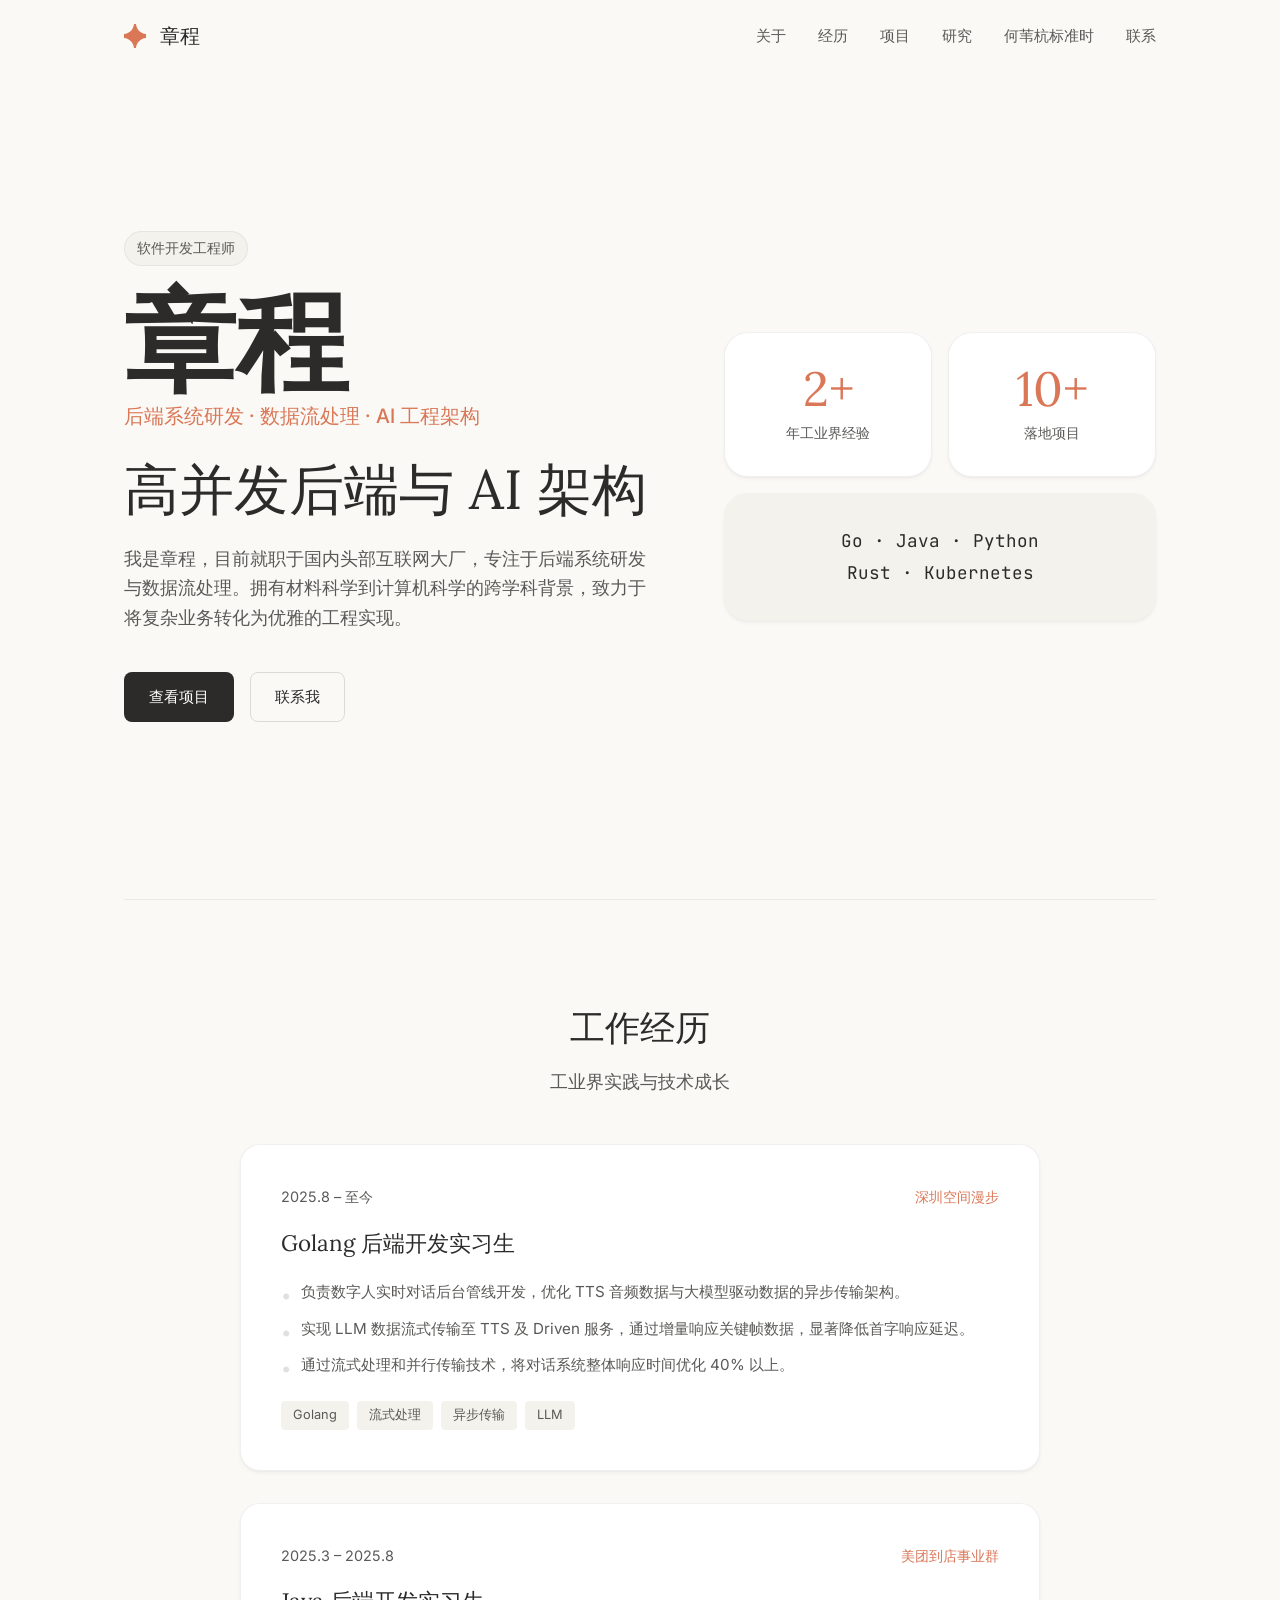
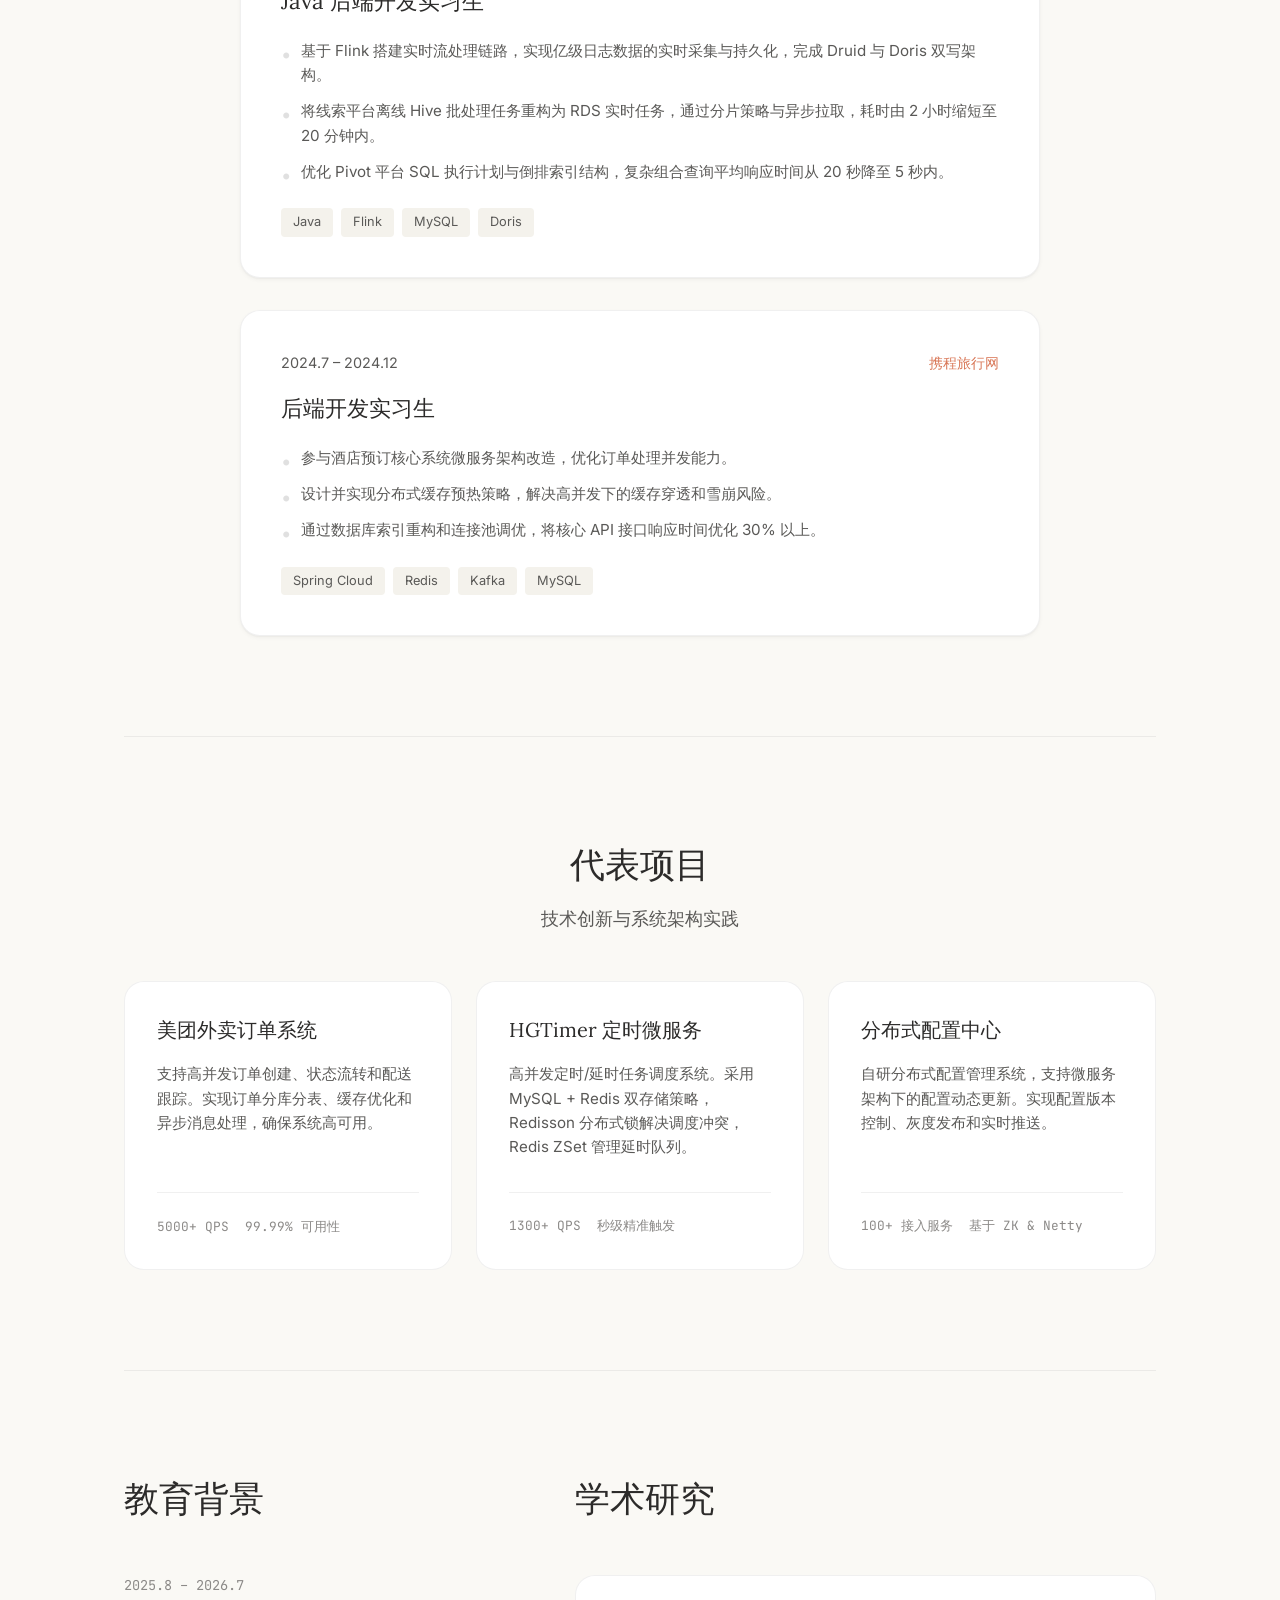
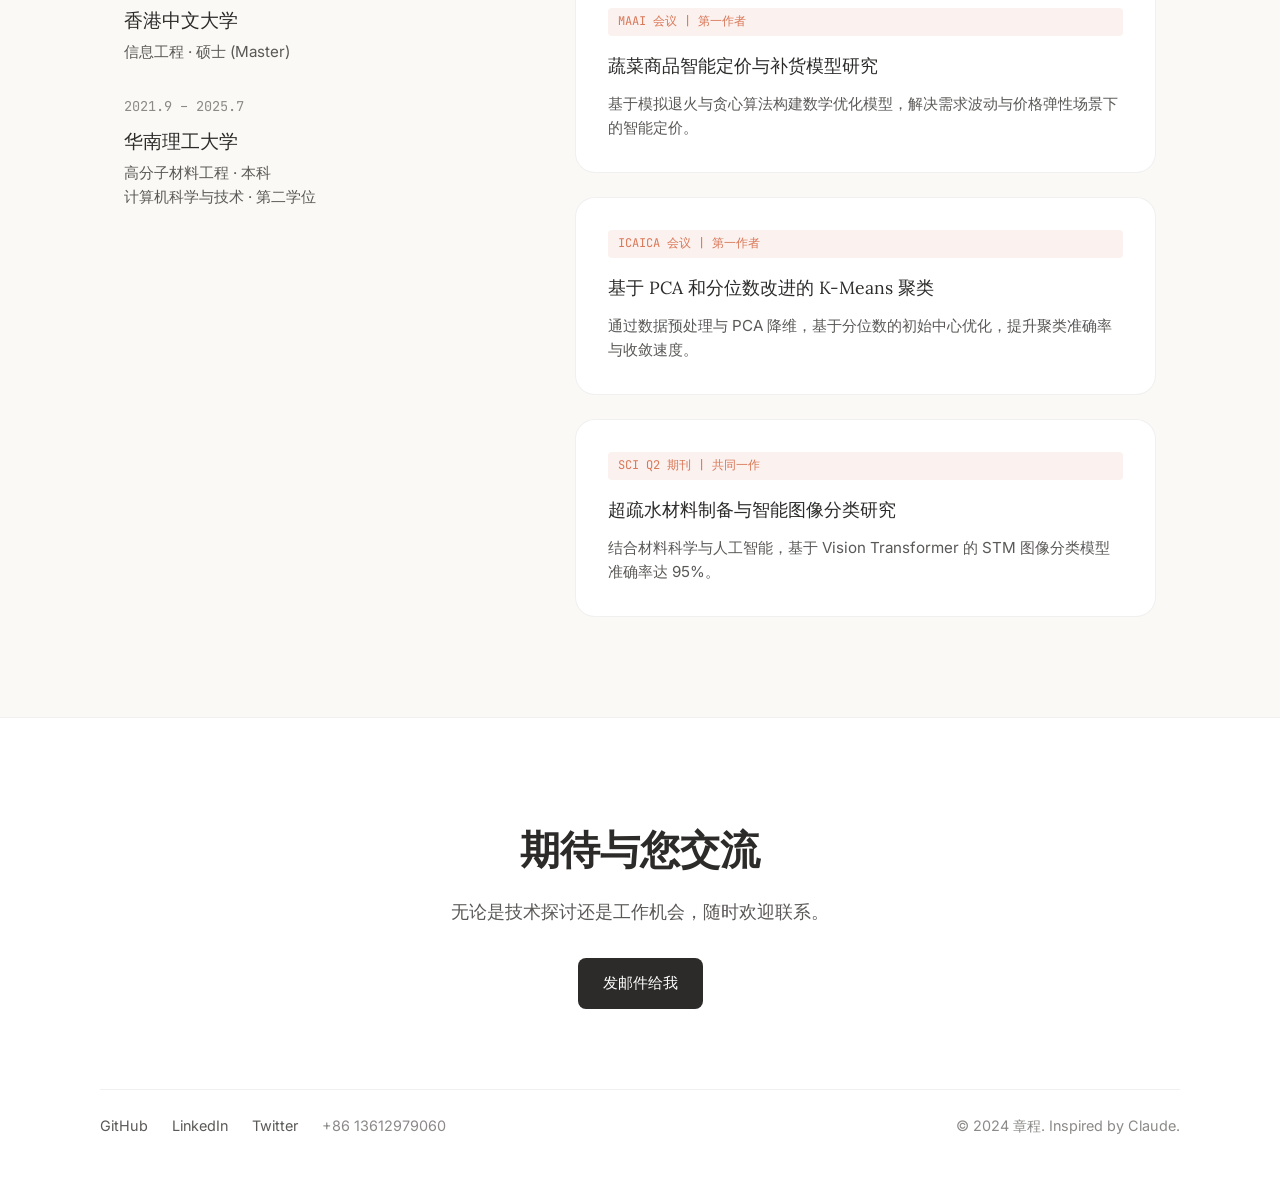
<file: index.html>
<!DOCTYPE html>
<html lang="zh-CN">
<head>
    <meta charset="UTF-8">
    <meta name="viewport" content="width=device-width, initial-scale=1.0">
    <title>章程 - 软件开发工程师</title>
    <!-- 字体：Lora(Serif)模拟Anthropic Serif, Inter(Sans)模拟Anthropic Sans -->
    <link rel="preconnect" href="https://fonts.googleapis.com">
    <link rel="preconnect" href="https://fonts.gstatic.com" crossorigin>
    <link href="https://fonts.googleapis.com/css2?family=Inter:wght@400;500;600&family=Lora:ital,wght@0,400;0,500;0,600;1,400&family=JetBrains+Mono:wght@400;500&display=swap" rel="stylesheet">
    <link rel="icon" href="data:image/svg+xml,%3Csvg xmlns='http://www.w3.org/2000/svg' viewBox='0 0 24 24'%3E%3Cpath fill='%23D97757' d='M12 0C12.5 5.5 16.5 9.5 22 10V14C16.5 14.5 12.5 18.5 12 24H10C9.5 18.5 5.5 14.5 0 14V10C5.5 9.5 9.5 5.5 10 0H12Z'/%3E%3C/svg%3E">
    <link rel="stylesheet" href="styles.css?v=hero-clock">
</head>
<body>
    <!-- 极简导航栏 -->
    <nav class="navbar">
        <div class="nav-container">
            <a href="#" class="nav-logo">
                <!-- Claude Star Logo SVG -->
                <svg width="24" height="24" viewBox="0 0 24 24" fill="none" xmlns="http://www.w3.org/2000/svg">
                    <path d="M12 0C12.5 5.5 16.5 9.5 22 10V14C16.5 14.5 12.5 18.5 12 24H10C9.5 18.5 5.5 14.5 0 14V10C5.5 9.5 9.5 5.5 10 0H12Z" fill="currentColor"/>
                </svg>
                <span>章程</span>
            </a>
            <div class="nav-menu">
                <a href="#about" class="nav-link">关于</a>
                <a href="#experience" class="nav-link">经历</a>
                <a href="#projects" class="nav-link">项目</a>
                <a href="#research" class="nav-link">研究</a>
                <a href="/time/" class="nav-link">何苇杭标准时</a>
                <a href="#contact" class="nav-link">联系</a>
            </div>
            <button class="nav-toggle" type="button" aria-label="打开导航菜单" aria-expanded="false">
                <span></span><span></span>
            </button>
        </div>
    </nav>

    <main class="main-content">
        <!-- Hero Section -->
        <section id="about" class="hero">
            <div class="hero-content">
                <div class="hero-badge">软件开发工程师</div>
                <h1 class="hero-name">章程</h1>
                <p class="hero-subtitle">后端系统研发 · 数据流处理 · AI 工程架构</p>
                <h2 class="hero-title">高并发后端与 AI 架构</h2>
                <p class="hero-description">
                    我是章程，目前就职于国内头部互联网大厂，专注于后端系统研发与数据流处理。拥有材料科学到计算机科学的跨学科背景，致力于将复杂业务转化为优雅的工程实现。
                </p>
                <div class="hero-actions">
                    <a href="#projects" class="btn btn-primary">查看项目</a>
                    <a href="#contact" class="btn btn-secondary">联系我</a>
                </div>
            </div>
            <div class="hero-visual">
                <div class="bento-grid">
                    <div class="bento-item stat-item">
                        <div class="stat-value">2+</div>
                        <div class="stat-label">年工业界经验</div>
                    </div>
                    <div class="bento-item stat-item">
                        <div class="stat-value">10+</div>
                        <div class="stat-label">落地项目</div>
                    </div>
                    <div class="bento-item tech-item">
                        <div class="tech-stack">Go · Java · Python<br>Rust · Kubernetes</div>
                    </div>
                </div>
            </div>
        </section>

        <!-- Experience Section -->
        <section id="experience" class="section">
            <div class="section-header">
                <h2>工作经历</h2>
                <p>工业界实践与技术成长</p>
            </div>
            <div class="timeline">
                <!-- 实习 1 -->
                <div class="timeline-card">
                    <div class="card-meta">
                        <span class="period">2025.8 – 至今</span>
                        <span class="company">深圳空间漫步</span>
                    </div>
                    <h3>Golang 后端开发实习生</h3>
                    <ul class="task-list">
                        <li>负责数字人实时对话后台管线开发，优化 TTS 音频数据与大模型驱动数据的异步传输架构。</li>
                        <li>实现 LLM 数据流式传输至 TTS 及 Driven 服务，通过增量响应关键帧数据，显著降低首字响应延迟。</li>
                        <li>通过流式处理和并行传输技术，将对话系统整体响应时间优化 40% 以上。</li>
                    </ul>
                    <div class="tags">
                        <span>Golang</span><span>流式处理</span><span>异步传输</span><span>LLM</span>
                    </div>
                </div>

                <!-- 实习 2 -->
                <div class="timeline-card">
                    <div class="card-meta">
                        <span class="period">2025.3 – 2025.8</span>
                        <span class="company">美团到店事业群</span>
                    </div>
                    <h3>Java 后端开发实习生</h3>
                    <ul class="task-list">
                        <li>基于 Flink 搭建实时流处理链路，实现亿级日志数据的实时采集与持久化，完成 Druid 与 Doris 双写架构。</li>
                        <li>将线索平台离线 Hive 批处理任务重构为 RDS 实时任务，通过分片策略与异步拉取，耗时由 2 小时缩短至 20 分钟内。</li>
                        <li>优化 Pivot 平台 SQL 执行计划与倒排索引结构，复杂组合查询平均响应时间从 20 秒降至 5 秒内。</li>
                    </ul>
                    <div class="tags">
                        <span>Java</span><span>Flink</span><span>MySQL</span><span>Doris</span>
                    </div>
                </div>

                <!-- 实习 3 -->
                <div class="timeline-card">
                    <div class="card-meta">
                        <span class="period">2024.7 – 2024.12</span>
                        <span class="company">携程旅行网</span>
                    </div>
                    <h3>后端开发实习生</h3>
                    <ul class="task-list">
                        <li>参与酒店预订核心系统微服务架构改造，优化订单处理并发能力。</li>
                        <li>设计并实现分布式缓存预热策略，解决高并发下的缓存穿透和雪崩风险。</li>
                        <li>通过数据库索引重构和连接池调优，将核心 API 接口响应时间优化 30% 以上。</li>
                    </ul>
                    <div class="tags">
                        <span>Spring Cloud</span><span>Redis</span><span>Kafka</span><span>MySQL</span>
                    </div>
                </div>
            </div>
        </section>

        <!-- Projects Section -->
        <section id="projects" class="section">
            <div class="section-header">
                <h2>代表项目</h2>
                <p>技术创新与系统架构实践</p>
            </div>
            <div class="grid-layout">
                <a href="https://github.com/SCUTcoder" target="_blank" class="project-card">
                    <div class="card-top">
                        <h3>美团外卖订单系统</h3>
                        <p>支持高并发订单创建、状态流转和配送跟踪。实现订单分库分表、缓存优化和异步消息处理，确保系统高可用。</p>
                    </div>
                    <div class="card-bottom">
                        <div class="metrics">
                            <span>5000+ QPS</span>
                            <span>99.99% 可用性</span>
                        </div>
                    </div>
                </a>

                <a href="https://github.com/SCUTcoder" target="_blank" class="project-card">
                    <div class="card-top">
                        <h3>HGTimer 定时微服务</h3>
                        <p>高并发定时/延时任务调度系统。采用 MySQL + Redis 双存储策略，Redisson 分布式锁解决调度冲突，Redis ZSet 管理延时队列。</p>
                    </div>
                    <div class="card-bottom">
                        <div class="metrics">
                            <span>1300+ QPS</span>
                            <span>秒级精准触发</span>
                        </div>
                    </div>
                </a>

                <a href="https://github.com/SCUTcoder" target="_blank" class="project-card">
                    <div class="card-top">
                        <h3>分布式配置中心</h3>
                        <p>自研分布式配置管理系统，支持微服务架构下的配置动态更新。实现配置版本控制、灰度发布和实时推送。</p>
                    </div>
                    <div class="card-bottom">
                        <div class="metrics">
                            <span>100+ 接入服务</span>
                            <span>基于 ZK & Netty</span>
                        </div>
                    </div>
                </a>
            </div>
        </section>

        <!-- Education & Research Section -->
        <section id="research" class="section split-section">
            <div class="split-col">
                <div class="section-header align-left">
                    <h2>教育背景</h2>
                </div>
                <div class="edu-list">
                    <div class="edu-item">
                        <div class="edu-year">2025.8 – 2026.7</div>
                        <h3>香港中文大学</h3>
                        <p>信息工程 · 硕士 (Master)</p>
                    </div>
                    <div class="edu-item">
                        <div class="edu-year">2021.9 – 2025.7</div>
                        <h3>华南理工大学</h3>
                        <p>高分子材料工程 · 本科<br>计算机科学与技术 · 第二学位</p>
                    </div>
                </div>
            </div>
            <div class="split-col">
                <div class="section-header align-left">
                    <h2>学术研究</h2>
                </div>
                <div class="research-list">
                    <a href="https://ieeexplore.ieee.org/document/10442157" target="_blank" class="research-item">
                        <span class="badge">MAAI 会议 | 第一作者</span>
                        <h4>蔬菜商品智能定价与补货模型研究</h4>
                        <p>基于模拟退火与贪心算法构建数学优化模型，解决需求波动与价格弹性场景下的智能定价。</p>
                    </a>
                    <a href="https://ieeexplore.ieee.org/document/10823007" target="_blank" class="research-item">
                        <span class="badge">ICAICA 会议 | 第一作者</span>
                        <h4>基于 PCA 和分位数改进的 K-Means 聚类</h4>
                        <p>通过数据预处理与 PCA 降维，基于分位数的初始中心优化，提升聚类准确率与收敛速度。</p>
                    </a>
                    <a href="https://www.sciencedirect.com/journal/surfaces-and-interfaces" target="_blank" class="research-item">
                        <span class="badge">SCI Q2 期刊 | 共同一作</span>
                        <h4>超疏水材料制备与智能图像分类研究</h4>
                        <p>结合材料科学与人工智能，基于 Vision Transformer 的 STM 图像分类模型准确率达 95%。</p>
                    </a>
                </div>
            </div>
        </section>
    </main>

    <footer id="contact" class="footer">
        <div class="footer-container">
            <div class="footer-main">
                <h2>期待与您交流</h2>
                <p>无论是技术探讨还是工作机会，随时欢迎联系。</p>
                <a href="mailto:1210611347@qq.com" class="btn btn-primary">发邮件给我</a>
            </div>
            <div class="footer-links">
                <div class="contact-links">
                    <a href="https://github.com/SCUTcoder" target="_blank">GitHub</a>
                    <a href="#">LinkedIn</a>
                    <a href="#">Twitter</a>
                    <span>+86 13612979060</span>
                </div>
                <div class="copyright">
                    © 2024 章程. Inspired by Claude.
                </div>
            </div>
        </div>
    </footer>

    <script src="script.js?v=mobile-nav"></script>
</body>
</html>
</file>
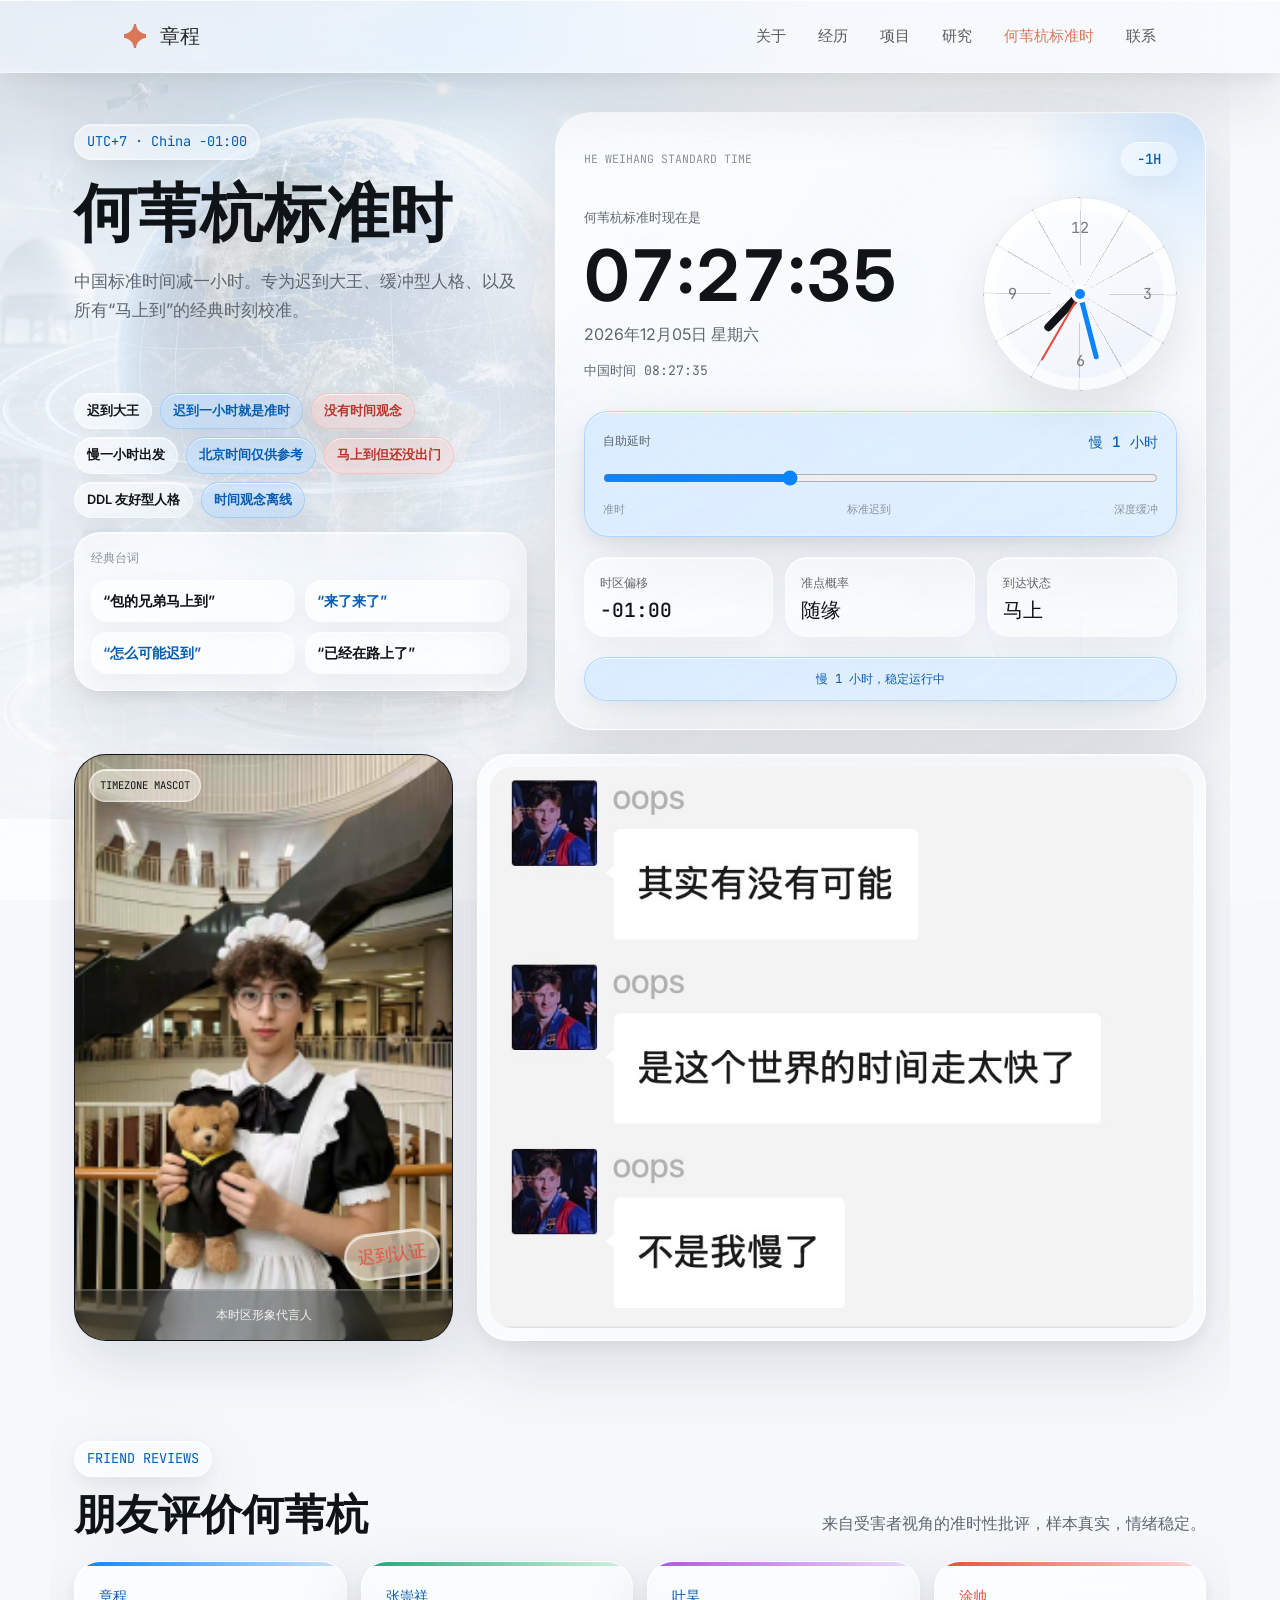
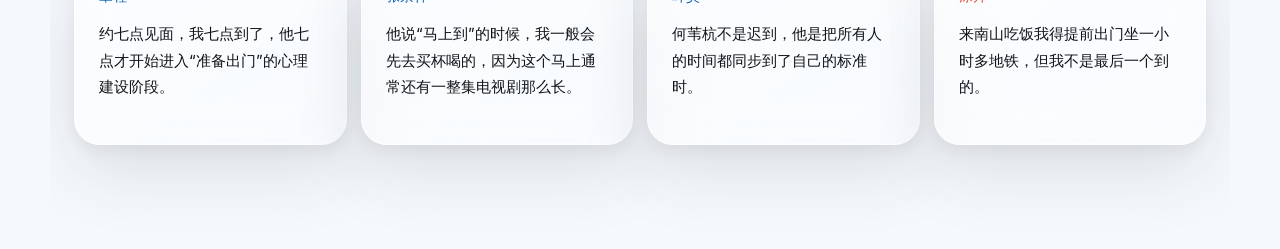
<file: time/index.html>
<!DOCTYPE html>
<html lang="zh-CN">
<head>
    <meta charset="UTF-8">
    <meta name="viewport" content="width=device-width, initial-scale=1.0">
    <title>何苇杭标准时 - 慢中国一小时</title>
    <link rel="preconnect" href="https://fonts.googleapis.com">
    <link rel="preconnect" href="https://fonts.gstatic.com" crossorigin>
    <link href="https://fonts.googleapis.com/css2?family=Inter:wght@400;500;600&family=Lora:ital,wght@0,400;0,500;0,600;1,400&family=JetBrains+Mono:wght@400;500&display=swap" rel="stylesheet">
    <link rel="icon" href="data:image/svg+xml,%3Csvg xmlns='http://www.w3.org/2000/svg' viewBox='0 0 24 24'%3E%3Cpath fill='%23D97757' d='M12 0C12.5 5.5 16.5 9.5 22 10V14C16.5 14.5 12.5 18.5 12 24H10C9.5 18.5 5.5 14.5 0 14V10C5.5 9.5 9.5 5.5 10 0H12Z'/%3E%3C/svg%3E">
    <link rel="stylesheet" href="../styles.css?v=time-redesign">
</head>
<body class="time-page">
    <nav class="navbar">
        <div class="nav-container">
            <a href="/" class="nav-logo">
                <svg width="24" height="24" viewBox="0 0 24 24" fill="none" xmlns="http://www.w3.org/2000/svg">
                    <path d="M12 0C12.5 5.5 16.5 9.5 22 10V14C16.5 14.5 12.5 18.5 12 24H10C9.5 18.5 5.5 14.5 0 14V10C5.5 9.5 9.5 5.5 10 0H12Z" fill="currentColor"/>
                </svg>
                <span>章程</span>
            </a>
            <div class="nav-menu">
                <a href="/#about" class="nav-link">关于</a>
                <a href="/#experience" class="nav-link">经历</a>
                <a href="/#projects" class="nav-link">项目</a>
                <a href="/#research" class="nav-link">研究</a>
                <a href="/time/" class="nav-link active">何苇杭标准时</a>
                <a href="/#contact" class="nav-link">联系</a>
            </div>
            <button class="nav-toggle" type="button" aria-label="打开导航菜单" aria-expanded="false">
                <span></span><span></span>
            </button>
        </div>
    </nav>

    <main class="main-content time-main">
        <section class="time-hero" aria-labelledby="time-title">
            <div class="time-globe" aria-hidden="true">
                <div class="globe-core"></div>
                <div class="globe-orbit orbit-one"></div>
                <div class="globe-orbit orbit-two"></div>
            </div>

            <div class="time-hero-stage">
                <div class="time-copy">
                    <div class="hero-badge time-badge" id="timezoneBadge">UTC+7 · China - 1h</div>
                    <h1 id="time-title" class="hero-title">何苇杭标准时</h1>
                    <p class="hero-description">
                        中国标准时间减一小时。专为迟到大王、缓冲型人格、以及所有“马上到”的经典时刻校准。
                    </p>
                </div>

                <div class="clock-shell" aria-label="何苇杭标准时时钟">
                    <div class="clock-header">
                        <span>HE WEIHANG STANDARD TIME</span>
                        <strong id="clockOffset">-1H</strong>
                    </div>
                    <div class="time-panel">
                        <div class="timezone-label">何苇杭标准时现在是</div>
                        <time id="digitalTime" class="digital-time" datetime="">--:--:--</time>
                        <div id="dateLine" class="date-line">正在校准时间...</div>
                        <div id="chinaTime" class="china-time">中国时间 --:--:--</div>
                    </div>
                    <div class="clock-face">
                        <div class="clock-mark mark-12">12</div>
                        <div class="clock-mark mark-3">3</div>
                        <div class="clock-mark mark-6">6</div>
                        <div class="clock-mark mark-9">9</div>
                        <div class="clock-hand hour-hand" id="hourHand"></div>
                        <div class="clock-hand minute-hand" id="minuteHand"></div>
                        <div class="clock-hand second-hand" id="secondHand"></div>
                        <div class="clock-pin"></div>
                    </div>
                    <div class="delay-control" aria-label="何苇杭标准时延时调节">
                        <div class="delay-control-top">
                            <label for="delaySlider">自助延时</label>
                            <output id="delayValue" for="delaySlider">慢 1 小时</output>
                        </div>
                        <input type="range" id="delaySlider" min="0" max="180" step="5" value="60">
                        <div class="delay-scale">
                            <span>准时</span>
                            <span>标准迟到</span>
                            <span>深度缓冲</span>
                        </div>
                    </div>
                    <div class="time-facts" aria-label="何苇杭标准时参数">
                        <div class="time-fact">
                            <span>时区偏移</span>
                            <strong id="offsetFact">-01:00</strong>
                        </div>
                        <div class="time-fact">
                            <span>准点概率</span>
                            <strong id="punctualityFact">随缘</strong>
                        </div>
                        <div class="time-fact">
                            <span>到达状态</span>
                            <strong id="arrivalFact">马上</strong>
                        </div>
                    </div>
                    <div class="clock-note" id="clockNote">慢一小时，稳定运行中</div>
                </div>

                <div class="time-context" aria-label="何苇杭标准时语境">
                    <div class="time-tags" aria-label="何苇杭标准时标签">
                        <span>迟到大王</span>
                        <span>迟到一小时就是准时</span>
                        <span>没有时间观念</span>
                        <span>慢一小时出发</span>
                        <span>北京时间仅供参考</span>
                        <span>马上到但还没出门</span>
                        <span>DDL 友好型人格</span>
                        <span>时间观念离线</span>
                    </div>
                    <div class="time-lines" aria-label="何苇杭经典台词">
                        <span>经典台词</span>
                        <p>“包的兄弟马上到”</p>
                        <p>“来了来了”</p>
                        <p>“怎么可能迟到”</p>
                        <p>“已经在路上了”</p>
                    </div>
                </div>
            </div>

            <div class="time-media-wall" aria-label="何苇杭标准时主题素材">
                <figure class="time-portrait-card">
                    <img src="assets/he-weihang-time.png" alt="何苇杭标准时主题照片" class="time-portrait" width="200" height="300">
                    <span class="portrait-badge">TIMEZONE MASCOT</span>
                    <span class="late-stamp">迟到认证</span>
                    <figcaption>本时区形象代言人</figcaption>
                </figure>
                <figure class="time-quote-card">
                    <img src="assets/hwh-quotes.jpg" alt="何苇杭语录聊天记录截图" width="840" height="670">
                </figure>
            </div>
        </section>

        <section class="friend-reviews" aria-labelledby="friend-reviews-title">
            <div class="friend-reviews-header">
                <div class="hero-badge time-badge">FRIEND REVIEWS</div>
                <h2 id="friend-reviews-title">朋友评价何苇杭</h2>
                <p>来自受害者视角的准时性批评，样本真实，情绪稳定。</p>
            </div>
            <div class="review-grid">
                <article class="review-card">
                    <div class="review-name">章程</div>
                    <p>约七点见面，我七点到了，他七点才开始进入“准备出门”的心理建设阶段。</p>
                </article>
                <article class="review-card">
                    <div class="review-name">张崇祥</div>
                    <p>他说“马上到”的时候，我一般会先去买杯喝的，因为这个马上通常还有一整集电视剧那么长。</p>
                </article>
                <article class="review-card">
                    <div class="review-name">叶昊</div>
                    <p>何苇杭不是迟到，他是把所有人的时间都同步到了自己的标准时。</p>
                </article>
                <article class="review-card featured-review">
                    <div class="review-name">涂帅</div>
                    <p>来南山吃饭我得提前出门坐一小时多地铁，但我不是最后一个到的。</p>
                </article>
            </div>
        </section>
    </main>

    <script src="../script.js?v=mobile-nav"></script>
    <script src="./time.js?v=standard-time"></script>
</body>
</html>
</file>
<file: styles.css>
/* Claude Design System - Exact Alignment */
:root {
    /* Core Colors */
    --anthropic-paper: #FAF9F5;
    --anthropic-terracotta: #D97757;
    --anthropic-terracotta-hover: #C4664A;
    --anthropic-charcoal: #2C2B2A;

    /* Functional Colors */
    --bg-main: var(--anthropic-paper);
    --bg-secondary: #F4F2EC;
    --bg-card: #FFFFFF;
    --text-primary: var(--anthropic-charcoal);
    --text-secondary: #5A5957;
    --text-tertiary: #8C8A88;
    --border-light: rgba(0, 0, 0, 0.06);
    --border-medium: rgba(0, 0, 0, 0.12);

    /* Shadows */
    --shadow-sm: 0 1px 2px rgba(0, 0, 0, 0.04), 0 2px 4px rgba(0, 0, 0, 0.04);
    --shadow-md: 0 2px 4px rgba(0, 0, 0, 0.04), 0 4px 8px rgba(0, 0, 0, 0.04);
    --shadow-lg: 0 4px 6px rgba(0, 0, 0, 0.04), 0 10px 24px rgba(0, 0, 0, 0.06);

    /* Layout */
    --radius-sm: 8px;
    --radius-md: 12px;
    --radius-lg: 20px;
    --radius-xl: 24px;
    --transition: all 0.25s cubic-bezier(0.2, 0.8, 0.2, 1);
    --max-width: 1080px;
}

/* Reset & Base */
* { margin: 0; padding: 0; box-sizing: border-box; }
html { scroll-behavior: smooth; font-size: 16px; }

body {
    font-family: 'Inter', -apple-system, BlinkMacSystemFont, sans-serif;
    background-color: var(--bg-main);
    color: var(--text-primary);
    line-height: 1.6;
    -webkit-font-smoothing: antialiased;
    -moz-osx-font-smoothing: grayscale;
}

/* Typography Overrides */
h1, h2, h3, h4, .nav-logo {
    font-family: 'Lora', Georgia, serif;
    color: var(--text-primary);
    letter-spacing: 0;
}

code, .badge {
    font-family: 'JetBrains Mono', monospace;
}

/* Navigation */
.navbar {
    position: fixed;
    top: 0; left: 0; right: 0;
    background: rgba(250, 249, 245, 0.85);
    backdrop-filter: blur(12px);
    -webkit-backdrop-filter: blur(12px);
    z-index: 1000;
    transition: var(--transition);
    border-bottom: 1px solid transparent;
}

.navbar.scrolled {
    border-bottom: 1px solid var(--border-light);
}

.nav-container {
    max-width: var(--max-width);
    margin: 0 auto;
    padding: 0 24px;
    height: 72px;
    display: flex;
    justify-content: space-between;
    align-items: center;
}

.nav-toggle {
    display: none;
    width: 42px;
    height: 42px;
    align-items: center;
    justify-content: center;
    flex-direction: column;
    gap: 6px;
    border: 1px solid var(--border-medium);
    border-radius: var(--radius-sm);
    background: rgba(255, 255, 255, 0.58);
    color: var(--text-primary);
    cursor: pointer;
    transition: var(--transition);
}

.nav-toggle:hover {
    border-color: rgba(217, 119, 87, 0.38);
}

.nav-toggle span {
    width: 18px;
    height: 2px;
    border-radius: 999px;
    background: currentColor;
    transition: var(--transition);
}

.nav-toggle.is-open span:first-child {
    transform: translateY(4px) rotate(45deg);
}

.nav-toggle.is-open span:last-child {
    transform: translateY(-4px) rotate(-45deg);
}

.nav-logo {
    display: flex;
    align-items: center;
    gap: 12px;
    font-size: 1.25rem;
    font-weight: 500;
    text-decoration: none;
    color: var(--text-primary);
}

.nav-logo svg {
    color: var(--anthropic-terracotta);
}

.nav-menu {
    display: flex;
    gap: 32px;
}

.nav-link {
    text-decoration: none;
    color: var(--text-secondary);
    font-size: 0.95rem;
    font-weight: 400;
    transition: var(--transition);
}

.nav-link:hover {
    color: var(--anthropic-terracotta);
}

.nav-link.active {
    color: var(--anthropic-terracotta);
}

/* Layout */
.main-content {
    max-width: var(--max-width);
    margin: 0 auto;
    padding: 0 24px;
}

.section {
    padding: 100px 0;
    border-bottom: 1px solid var(--border-light);
}

.section:last-child {
    border-bottom: none;
}

.section-header {
    margin-bottom: 48px;
    text-align: center;
}

.section-header.align-left {
    text-align: left;
}

.section-header h2 {
    font-size: 2.2rem;
    font-weight: 400;
    margin-bottom: 12px;
}

.section-header p {
    color: var(--text-secondary);
    font-size: 1.1rem;
}

/* Buttons */
.btn {
    display: inline-flex;
    align-items: center;
    justify-content: center;
    padding: 12px 24px;
    border-radius: var(--radius-sm);
    font-size: 0.95rem;
    font-weight: 500;
    text-decoration: none;
    transition: var(--transition);
    cursor: pointer;
    border: 1px solid transparent;
}

.btn-primary {
    background-color: var(--anthropic-charcoal);
    color: white;
}

.btn-primary:hover {
    background-color: #000000;
    transform: translateY(-1px);
    box-shadow: var(--shadow-md);
}

.btn-secondary {
    background-color: transparent;
    color: var(--text-primary);
    border-color: var(--border-medium);
}

.btn-secondary:hover {
    border-color: var(--text-primary);
    background-color: rgba(0,0,0,0.02);
}

/* Hero Section */
.hero {
    min-height: 100vh;
    padding: 150px 0 96px;
    display: grid;
    grid-template-columns: minmax(0, 1.1fr) minmax(360px, 0.9fr);
    gap: 72px;
    align-items: center;
    border-bottom: 1px solid var(--border-light);
}

.hero-badge {
    display: inline-block;
    padding: 6px 12px;
    background: var(--bg-secondary);
    border: 1px solid var(--border-light);
    border-radius: 20px;
    font-size: 0.85rem;
    color: var(--text-secondary);
    margin-bottom: 24px;
    font-family: 'JetBrains Mono', monospace;
}

.hero-name {
    margin-bottom: 12px;
    color: var(--text-primary);
    font-family: 'Inter', -apple-system, BlinkMacSystemFont, sans-serif;
    font-size: 7rem;
    font-weight: 600;
    line-height: 0.9;
    letter-spacing: 0;
}

.hero-subtitle {
    margin-bottom: 28px;
    color: var(--anthropic-terracotta);
    font-size: 1.24rem;
    font-weight: 500;
    line-height: 1.35;
}

.hero-title {
    max-width: 720px;
    font-size: 3.45rem;
    font-weight: 400;
    line-height: 1.12;
    margin-bottom: 24px;
    text-wrap: nowrap;
    white-space: nowrap;
}

.hero-description {
    font-size: 1.15rem;
    color: var(--text-secondary);
    line-height: 1.6;
    margin-bottom: 40px;
    max-width: 540px;
}

.hero-actions {
    display: flex;
    gap: 16px;
}

/* He Weihang Time */
.time-page {
    --time-ink: #1d1d1f;
    --time-muted: #6e6e73;
    --time-blue: #0071e3;
    --time-blue-soft: rgba(0, 113, 227, 0.1);
    --time-red: #ff3b30;
    --time-green: #34c759;
    --time-surface: rgba(255, 255, 255, 0.7);
    --time-surface-strong: rgba(255, 255, 255, 0.88);
    --time-line: rgba(0, 0, 0, 0.08);
    --time-shadow: 0 28px 90px rgba(0, 0, 0, 0.12);
    min-height: 100vh;
    overflow-x: hidden;
    background:
        radial-gradient(circle at 74% 18%, rgba(0, 113, 227, 0.14), transparent 30%),
        radial-gradient(circle at 22% 68%, rgba(52, 199, 89, 0.1), transparent 28%),
        linear-gradient(180deg, #fbfbfd 0%, #f5f5f7 48%, #ffffff 100%);
}

.time-page .navbar {
    background: rgba(251, 251, 253, 0.76);
    border-bottom-color: rgba(0, 0, 0, 0.04);
}

.time-main {
    max-width: 1320px;
    min-height: 100vh;
    position: relative;
}

.time-hero {
    padding: 104px 0 74px;
    position: relative;
    display: grid;
    grid-template-columns: minmax(0, 1fr);
    gap: 22px;
    align-items: start;
}

.time-globe {
    position: absolute;
    width: min(660px, 50vw);
    aspect-ratio: 1;
    right: -140px;
    top: 90px;
    pointer-events: none;
    opacity: 0.12;
    z-index: 0;
}

.globe-core,
.globe-orbit {
    position: absolute;
    inset: 0;
    border-radius: 50%;
}

.globe-core {
    overflow: hidden;
    border: 1px solid rgba(0, 113, 227, 0.18);
    background:
        radial-gradient(ellipse at 29% 32%, rgba(0, 113, 227, 0.2) 0 8%, transparent 9%),
        radial-gradient(ellipse at 48% 56%, rgba(52, 199, 89, 0.16) 0 11%, transparent 12%),
        radial-gradient(ellipse at 66% 42%, rgba(255, 59, 48, 0.12) 0 9%, transparent 10%),
        repeating-linear-gradient(0deg, transparent 0 38px, rgba(0, 0, 0, 0.08) 39px 40px),
        repeating-linear-gradient(90deg, transparent 0 54px, rgba(0, 0, 0, 0.08) 55px 56px),
        radial-gradient(circle at 45% 35%, rgba(255, 255, 255, 0.86), rgba(232, 240, 255, 0.45) 62%, rgba(0, 113, 227, 0.18));
    box-shadow: inset -28px -24px 70px rgba(0, 0, 0, 0.08);
}

.globe-core::before,
.globe-core::after {
    content: "";
    position: absolute;
    inset: 8%;
    border: 1px solid rgba(0, 113, 227, 0.14);
    border-radius: 50%;
}

.globe-core::before {
    transform: scaleX(0.46);
}

.globe-core::after {
    transform: scaleY(0.54);
}

.globe-orbit {
    border: 1px solid rgba(0, 113, 227, 0.18);
}

.orbit-one {
    transform: rotate(-18deg) scaleX(1.18) scaleY(0.42);
}

.orbit-two {
    border-color: rgba(52, 199, 89, 0.18);
    transform: rotate(23deg) scaleX(1.12) scaleY(0.35);
}

.time-copy,
.time-media-wall,
.time-portrait-card,
.time-quote-card,
.clock-shell {
    position: relative;
    z-index: 1;
}

.time-badge {
    background: var(--time-surface);
    border-color: rgba(0, 113, 227, 0.16);
    color: var(--time-blue);
    margin-bottom: 18px;
    backdrop-filter: blur(18px);
    -webkit-backdrop-filter: blur(18px);
}

.time-copy {
    padding-top: 0;
    display: grid;
    grid-template-columns: minmax(360px, 0.78fr) minmax(520px, 1fr);
    gap: 22px 46px;
    align-items: end;
}

.time-copy,
.time-context {
    grid-column: 1;
}

.time-copy .time-badge {
    grid-column: 1;
}

.time-copy .hero-title {
    color: var(--time-ink);
    font-family: 'Inter', -apple-system, BlinkMacSystemFont, sans-serif;
    font-size: clamp(3.4rem, 5.5vw, 5.55rem);
    font-weight: 600;
    letter-spacing: 0;
    line-height: 0.92;
    margin-bottom: 0;
    white-space: nowrap;
}

.time-copy .hero-description {
    grid-column: 2;
    grid-row: 1 / span 2;
    color: var(--time-muted);
    font-size: 1.12rem;
    line-height: 1.62;
    max-width: 650px;
    margin-bottom: 0;
}

.time-tags {
    grid-column: 1 / -1;
    display: flex;
    flex-wrap: wrap;
    gap: 8px;
    max-width: 500px;
}

.time-tags span {
    display: inline-flex;
    align-items: center;
    min-height: 36px;
    padding: 7px 13px;
    border-radius: 999px;
    border: 1px solid var(--time-line);
    background: var(--time-surface);
    color: var(--time-ink);
    font-size: 0.82rem;
    font-weight: 600;
    box-shadow: 0 8px 22px rgba(0, 0, 0, 0.04);
    backdrop-filter: blur(16px);
    -webkit-backdrop-filter: blur(16px);
}

.time-tags span:nth-child(2),
.time-tags span:nth-child(5),
.time-tags span:nth-child(8) {
    border-color: rgba(0, 113, 227, 0.22);
    color: var(--time-blue);
}

.time-tags span:nth-child(3),
.time-tags span:nth-child(6) {
    border-color: rgba(255, 59, 48, 0.16);
    color: var(--time-red);
}

.time-lines {
    grid-column: 1 / 2;
    max-width: 500px;
    margin-top: 8px;
    padding: 14px;
    display: grid;
    grid-template-columns: minmax(82px, auto) 1fr 1fr;
    gap: 10px;
    align-items: center;
    border: 1px solid var(--time-line);
    border-radius: 24px;
    background: var(--time-surface);
    box-shadow: 0 14px 36px rgba(0, 0, 0, 0.06);
    backdrop-filter: blur(18px);
    -webkit-backdrop-filter: blur(18px);
}

.time-lines span {
    grid-row: span 2;
    align-self: stretch;
    display: flex;
    align-items: center;
    padding: 0 12px;
    border-right: 1px solid var(--time-line);
    color: var(--time-muted);
    font-family: 'JetBrains Mono', monospace;
    font-size: 0.76rem;
}

.time-lines p {
    margin: 0;
    color: var(--time-ink);
    font-size: 0.9rem;
    font-weight: 600;
    line-height: 1.35;
}

.time-lines p:nth-of-type(2),
.time-lines p:nth-of-type(3) {
    color: var(--time-blue);
}

.time-facts {
    grid-column: 2;
    display: grid;
    grid-template-columns: repeat(3, minmax(0, 1fr));
    gap: 10px;
    max-width: 100%;
    margin-top: 8px;
}

.time-fact {
    min-height: 74px;
    padding: 13px 16px;
    border: 1px solid var(--time-line);
    border-radius: 24px;
    background: var(--time-surface-strong);
    box-shadow: 0 16px 42px rgba(0, 0, 0, 0.06);
    backdrop-filter: blur(18px);
    -webkit-backdrop-filter: blur(18px);
}

.time-fact span {
    display: block;
    color: var(--time-muted);
    font-size: 0.78rem;
    margin-bottom: 7px;
}

.time-fact strong {
    display: block;
    color: var(--time-ink);
    font-family: 'JetBrains Mono', monospace;
    font-size: 1.26rem;
    line-height: 1.1;
    font-weight: 500;
}

.time-portrait-card {
    position: relative;
    margin: 0;
    width: 100%;
    aspect-ratio: 1;
    min-height: 0;
    align-self: start;
    border-radius: 34px;
    overflow: hidden;
    background: #121212;
    border: 1px solid rgba(0, 0, 0, 0.08);
    box-shadow: var(--time-shadow);
}

.time-media-wall {
    display: grid;
    grid-template-columns: minmax(260px, 0.72fr) minmax(520px, 1.28fr);
    gap: 24px;
    align-items: stretch;
}

.time-media-wall .time-portrait-card {
    align-self: stretch;
}

.time-portrait {
    width: 100%;
    height: 100%;
    min-height: 0;
    object-fit: cover;
    object-position: center 42%;
    display: block;
    filter: saturate(1.05) contrast(1.02);
}

.portrait-badge,
.late-stamp,
.time-portrait-card figcaption,
.clock-header,
.delay-control,
.clock-note {
    font-family: 'JetBrains Mono', monospace;
}

.portrait-badge {
    position: absolute;
    left: 14px;
    top: 14px;
    padding: 7px 10px;
    border: 1px solid rgba(255, 255, 255, 0.38);
    border-radius: 999px;
    background: rgba(255, 255, 255, 0.76);
    backdrop-filter: blur(10px);
    color: var(--time-ink);
    font-size: 0.66rem;
}

.late-stamp {
    position: absolute;
    right: 12px;
    bottom: 62px;
    transform: rotate(-7deg);
    padding: 8px 12px;
    border: 2px solid var(--time-blue);
    border-radius: 999px;
    background: rgba(255, 255, 255, 0.82);
    color: var(--time-blue);
    font-size: 1.05rem;
    font-weight: 500;
}

.time-portrait-card figcaption {
    position: absolute;
    left: 0;
    right: 0;
    bottom: 0;
    padding: 15px 16px;
    background: rgba(18, 18, 18, 0.78);
    color: rgba(255, 255, 255, 0.88);
    font-size: 0.78rem;
    text-align: center;
    backdrop-filter: blur(10px);
}

.clock-shell {
    min-height: 330px;
    margin-top: 0;
    position: relative;
    overflow: hidden;
    background: var(--time-surface-strong);
    border: 1px solid var(--time-line);
    border-radius: 34px;
    box-shadow: var(--time-shadow);
    padding: clamp(20px, 2.3vw, 30px);
    display: grid;
    grid-template-columns: minmax(230px, 0.72fr) minmax(330px, 1fr) minmax(230px, 0.66fr);
    gap: 22px;
    align-items: center;
    backdrop-filter: blur(30px);
    -webkit-backdrop-filter: blur(30px);
}

.clock-shell::after {
    content: "";
    position: absolute;
    inset: 24px auto auto 32px;
    width: 180px;
    aspect-ratio: 1;
    border-radius: 50%;
    border: 1px solid rgba(0, 113, 227, 0.12);
    background:
        linear-gradient(90deg, transparent 49.5%, rgba(0, 113, 227, 0.1) 50%, transparent 50.5%),
        linear-gradient(0deg, transparent 49.5%, rgba(0, 113, 227, 0.1) 50%, transparent 50.5%);
    opacity: 0.52;
    z-index: 0;
}

.clock-shell > * {
    position: relative;
    z-index: 1;
}

.clock-shell::before {
    content: "";
    position: absolute;
    top: -140px;
    right: -140px;
    left: auto;
    width: 300px;
    height: 300px;
    border-radius: 50%;
    background: radial-gradient(circle, rgba(0, 113, 227, 0.16), transparent 70%);
    z-index: 0;
}

.clock-header {
    grid-column: 1 / -1;
    width: 100%;
    display: flex;
    justify-content: space-between;
    align-items: center;
    gap: 16px;
    color: var(--time-muted);
    font-size: 0.7rem;
}

.clock-header strong {
    color: var(--time-blue);
    font-size: 1rem;
    font-weight: 500;
}

.clock-face {
    width: min(248px, 100%);
    aspect-ratio: 1;
    border-radius: 50%;
    position: relative;
    background:
        radial-gradient(circle at 50% 50%, rgba(0, 113, 227, 0.16) 0 7px, transparent 8px),
        repeating-conic-gradient(from 0deg, rgba(0, 0, 0, 0.22) 0deg 1deg, transparent 1deg 30deg),
        linear-gradient(145deg, #ffffff, #eef2f8);
    border: 1px solid rgba(0, 0, 0, 0.08);
    box-shadow: inset 0 0 0 14px rgba(255,255,255,0.72), 0 20px 52px rgba(0, 0, 0, 0.08);
}

.clock-mark {
    position: absolute;
    font-family: 'JetBrains Mono', monospace;
    color: rgba(29, 29, 31, 0.58);
    font-size: 0.95rem;
    line-height: 1;
}

.mark-12 {
    top: 22px;
    left: 50%;
    transform: translateX(-50%);
}

.mark-3 {
    top: 50%;
    right: 24px;
    transform: translateY(-50%);
}

.mark-6 {
    bottom: 22px;
    left: 50%;
    transform: translateX(-50%);
}

.mark-9 {
    top: 50%;
    left: 24px;
    transform: translateY(-50%);
}

.clock-hand {
    position: absolute;
    left: 50%;
    bottom: 50%;
    transform-origin: 50% 100%;
    transform: translateX(-50%) rotate(0deg);
    border-radius: 999px;
}

.hour-hand {
    width: 8px;
    height: 26%;
    background: var(--time-ink);
}

.minute-hand {
    width: 5px;
    height: 35%;
    background: var(--time-blue);
}

.second-hand {
    width: 2px;
    height: 40%;
    background: var(--time-red);
}

.clock-pin {
    position: absolute;
    width: 18px;
    aspect-ratio: 1;
    left: 50%;
    top: 50%;
    transform: translate(-50%, -50%);
    border-radius: 50%;
    background: var(--time-blue);
    border: 4px solid #ffffff;
    box-shadow: var(--shadow-sm);
}

.time-panel {
    align-self: center;
    width: 100%;
    text-align: center;
    padding: 0 26px;
    border-top: none;
    border-left: 1px solid var(--time-line);
    border-right: 1px solid var(--time-line);
}

.timezone-label,
.china-time {
    font-family: 'JetBrains Mono', monospace;
    color: var(--time-muted);
    font-size: 0.82rem;
}

.digital-time {
    display: block;
    margin: 12px 0;
    font-family: 'Inter', -apple-system, BlinkMacSystemFont, sans-serif;
    font-size: 3.18rem;
    font-weight: 600;
    line-height: 1;
    color: var(--time-ink);
    font-variant-numeric: tabular-nums;
    white-space: nowrap;
}

.date-line {
    color: var(--text-secondary);
    margin-bottom: 12px;
    font-size: 0.96rem;
}

.delay-control {
    grid-column: 3;
    width: 100%;
    padding: 14px;
    border: 1px solid rgba(0, 113, 227, 0.14);
    border-radius: 20px;
    background: var(--time-blue-soft);
}

.delay-control-top,
.delay-scale {
    display: flex;
    justify-content: space-between;
    gap: 12px;
    min-width: 0;
}

.delay-control-top {
    align-items: center;
    margin-bottom: 10px;
}

.delay-control label {
    color: var(--time-muted);
    font-size: 0.76rem;
}

.delay-control output {
    color: var(--time-blue);
    font-size: 0.9rem;
    font-weight: 500;
    white-space: nowrap;
}

.delay-control input[type="range"] {
    width: 100%;
    height: 26px;
    accent-color: var(--time-blue);
    cursor: pointer;
}

.delay-scale {
    color: var(--time-muted);
    font-size: 0.68rem;
}

.clock-note {
    grid-column: 3;
    width: 100%;
    min-height: 36px;
    display: flex;
    align-items: center;
    justify-content: center;
    border: 1px solid rgba(0, 113, 227, 0.14);
    border-radius: 999px;
    background: rgba(0, 113, 227, 0.1);
    color: var(--time-blue);
    font-size: 0.78rem;
}

.time-quote-card {
    margin: 0;
    padding: 10px;
    border: 1px solid var(--time-line);
    border-radius: 34px;
    background: var(--time-surface-strong);
    box-shadow: var(--time-shadow);
    backdrop-filter: blur(24px);
    -webkit-backdrop-filter: blur(24px);
}

.time-quote-card img {
    display: block;
    width: 100%;
    height: auto;
    border-radius: 24px;
}

.friend-reviews {
    position: relative;
    z-index: 1;
    padding: 0 0 104px;
    border-top: none;
}

.friend-reviews-header {
    max-width: none;
    margin-bottom: 30px;
    display: grid;
    grid-template-columns: minmax(280px, 0.72fr) minmax(360px, 1fr);
    gap: 10px 28px;
    align-items: end;
}

.friend-reviews-header .time-badge {
    grid-column: 1 / -1;
    width: fit-content;
    margin-bottom: 4px;
}

.friend-reviews-header h2 {
    font-size: 2.72rem;
    font-family: 'Inter', -apple-system, BlinkMacSystemFont, sans-serif;
    font-weight: 600;
    line-height: 1.08;
    letter-spacing: 0;
    margin-bottom: 0;
}

.friend-reviews-header p {
    color: var(--time-muted);
    font-size: 1rem;
    max-width: 520px;
    justify-self: end;
    margin: 0;
}

.review-grid {
    display: grid;
    grid-template-columns: repeat(4, minmax(0, 1fr));
    gap: 16px;
}

.review-card {
    min-height: 190px;
    position: relative;
    overflow: hidden;
    display: flex;
    flex-direction: column;
    padding: 26px;
    border: 1px solid var(--time-line);
    border-radius: 28px;
    background: var(--time-surface);
    box-shadow: 0 20px 54px rgba(0, 0, 0, 0.07);
    backdrop-filter: blur(22px);
    -webkit-backdrop-filter: blur(22px);
}

.review-card::before {
    content: "";
    position: absolute;
    inset: 0 0 auto;
    height: 4px;
    background: linear-gradient(90deg, var(--time-blue), rgba(0, 113, 227, 0.18));
}

.review-card:nth-child(2)::before {
    background: linear-gradient(90deg, var(--time-green), rgba(52, 199, 89, 0.18));
}

.review-card:nth-child(3)::before {
    background: linear-gradient(90deg, #af52de, rgba(175, 82, 222, 0.18));
}

.review-name {
    margin-bottom: 14px;
    color: var(--time-blue);
    font-family: 'JetBrains Mono', monospace;
    font-size: 0.85rem;
}

.review-card p {
    margin: 0;
    color: var(--time-ink);
    font-size: 0.98rem;
    line-height: 1.72;
}

.featured-review {
    background: var(--time-surface-strong);
    border-color: rgba(255, 59, 48, 0.18);
}

.featured-review::before {
    background: linear-gradient(90deg, var(--time-red), rgba(255, 59, 48, 0.18));
}

.featured-review .review-name {
    color: var(--time-red);
}

/* Bento Grid */
.bento-grid {
    display: grid;
    grid-template-columns: 1fr 1fr;
    gap: 16px;
}

.bento-item {
    background: var(--bg-card);
    padding: 32px;
    border-radius: var(--radius-xl);
    border: 1px solid var(--border-light);
    box-shadow: var(--shadow-sm);
    display: flex;
    flex-direction: column;
    justify-content: center;
}

.stat-item {
    align-items: center;
    text-align: center;
}

.stat-value {
    font-family: 'Lora', serif;
    font-size: 3rem;
    color: var(--anthropic-terracotta);
    line-height: 1;
    margin-bottom: 8px;
}

.stat-label {
    font-size: 0.9rem;
    color: var(--text-secondary);
}

.tech-item {
    grid-column: span 2;
    background: var(--bg-secondary);
    border: none;
}

.tech-stack {
    font-family: 'JetBrains Mono', monospace;
    font-size: 1.1rem;
    color: var(--text-primary);
    line-height: 1.8;
    text-align: center;
}

/* Timeline / Experience */
.timeline {
    max-width: 800px;
    margin: 0 auto;
    display: flex;
    flex-direction: column;
    gap: 32px;
}

.timeline-card {
    background: var(--bg-card);
    border: 1px solid var(--border-light);
    border-radius: var(--radius-lg);
    padding: 40px;
    box-shadow: var(--shadow-sm);
    transition: var(--transition);
}

.timeline-card:hover {
    box-shadow: var(--shadow-lg);
    border-color: var(--border-medium);
}

.card-meta {
    display: flex;
    justify-content: space-between;
    margin-bottom: 16px;
    font-size: 0.9rem;
    color: var(--text-secondary);
}

.company {
    font-weight: 500;
    color: var(--anthropic-terracotta);
}

.timeline-card h3 {
    font-size: 1.4rem;
    font-weight: 400;
    margin-bottom: 20px;
}

.task-list {
    list-style: none;
    margin-bottom: 24px;
}

.task-list li {
    position: relative;
    padding-left: 20px;
    margin-bottom: 12px;
    color: var(--text-secondary);
    font-size: 0.95rem;
}

.task-list li::before {
    content: "•";
    position: absolute;
    left: 0;
    color: var(--border-medium);
    font-size: 1.2rem;
}

.tags {
    display: flex;
    flex-wrap: wrap;
    gap: 8px;
}

.tags span {
    font-size: 0.8rem;
    padding: 4px 12px;
    background: var(--bg-secondary);
    border-radius: 4px;
    color: var(--text-secondary);
}

/* Grid Layouts for Projects */
.grid-layout {
    display: grid;
    grid-template-columns: repeat(auto-fit, minmax(300px, 1fr));
    gap: 24px;
}

.project-card, .research-item {
    background: var(--bg-card);
    border: 1px solid var(--border-light);
    border-radius: var(--radius-lg);
    padding: 32px;
    text-decoration: none;
    color: inherit;
    display: flex;
    flex-direction: column;
    justify-content: space-between;
    transition: var(--transition);
}

.project-card:hover, .research-item:hover {
    transform: translateY(-2px);
    box-shadow: var(--shadow-lg);
    border-color: var(--border-medium);
}

.card-top h3 {
    font-size: 1.25rem;
    font-weight: 400;
    margin-bottom: 16px;
}

.card-top p {
    color: var(--text-secondary);
    font-size: 0.95rem;
    line-height: 1.6;
    margin-bottom: 32px;
}

.metrics {
    display: flex;
    gap: 16px;
    padding-top: 24px;
    border-top: 1px solid var(--border-light);
    font-family: 'JetBrains Mono', monospace;
    font-size: 0.8rem;
    color: var(--text-tertiary);
}

/* Split Section (Education & Research) */
.split-section {
    display: grid;
    grid-template-columns: 1fr 1.5fr;
    gap: 64px;
}

.edu-item {
    margin-bottom: 32px;
}

.edu-year {
    font-family: 'JetBrains Mono', monospace;
    font-size: 0.85rem;
    color: var(--text-tertiary);
    margin-bottom: 8px;
}

.edu-item h3 {
    font-size: 1.2rem;
    font-weight: 400;
    margin-bottom: 4px;
}

.edu-item p {
    color: var(--text-secondary);
    font-size: 0.95rem;
}

.research-list {
    display: flex;
    flex-direction: column;
    gap: 24px;
}

.research-item .badge {
    display: inline-block;
    font-size: 0.75rem;
    padding: 4px 10px;
    background: rgba(217, 119, 87, 0.1);
    color: var(--anthropic-terracotta);
    border-radius: 4px;
    margin-bottom: 16px;
}

.research-item h4 {
    font-size: 1.1rem;
    font-weight: 400;
    margin-bottom: 12px;
}

.research-item p {
    color: var(--text-secondary);
    font-size: 0.95rem;
    margin: 0;
}

/* Footer */
.footer {
    background: var(--bg-card);
    padding: 100px 24px 40px;
    border-top: 1px solid var(--border-light);
}

.footer-container {
    max-width: var(--max-width);
    margin: 0 auto;
}

.footer-main {
    text-align: center;
    max-width: 600px;
    margin: 0 auto 80px;
}

.footer-main h2 {
    font-size: 2.5rem;
    margin-bottom: 16px;
}

.footer-main p {
    color: var(--text-secondary);
    font-size: 1.1rem;
    margin-bottom: 32px;
}

.footer-links {
    display: flex;
    justify-content: space-between;
    align-items: center;
    padding-top: 24px;
    border-top: 1px solid var(--border-light);
    font-size: 0.9rem;
}

.contact-links {
    display: flex;
    gap: 24px;
}

.contact-links a {
    color: var(--text-secondary);
    text-decoration: none;
    transition: var(--transition);
}

.contact-links a:hover {
    color: var(--text-primary);
}

.contact-links span {
    color: var(--text-tertiary);
}

.copyright {
    color: var(--text-tertiary);
}

/* Responsive */
@media (max-width: 1240px) {
    .time-main {
        max-width: 1040px;
    }

    .time-hero {
        padding-top: 118px;
        gap: 24px;
    }

    .time-copy {
        grid-template-columns: 1fr;
        gap: 18px;
    }

    .time-copy .hero-title {
        font-size: 3.28rem;
        white-space: normal;
    }

    .time-copy .hero-description {
        grid-column: 1;
        grid-row: auto;
    }

    .time-copy .hero-description,
    .time-tags,
    .time-lines,
    .time-facts {
        max-width: 100%;
    }

    .time-media-wall {
        grid-template-columns: minmax(240px, 0.72fr) minmax(480px, 1.28fr);
    }

    .clock-shell {
        grid-template-columns: minmax(240px, 0.78fr) minmax(280px, 1fr) minmax(200px, 0.64fr);
        min-height: 420px;
    }

    .digital-time {
        font-size: 3.35rem;
    }
}

@media (max-width: 900px) {
    .hero {
        grid-template-columns: 1fr;
        min-height: auto;
        padding: 128px 0 80px;
        text-align: center;
    }

    .hero-description {
        margin: 0 auto 40px;
    }

    .hero-actions {
        justify-content: center;
    }

    .split-section {
        grid-template-columns: 1fr;
        gap: 48px;
    }

    .time-hero {
        grid-template-columns: 1fr;
        padding: 116px 0 42px;
        gap: 30px;
        text-align: center;
    }

    .time-copy {
        justify-items: center;
    }

    .time-lines,
    .time-facts {
        grid-column: 1;
        width: 100%;
    }

    .clock-shell {
        width: min(620px, 100%);
        grid-template-columns: 1fr;
        justify-items: center;
    }

    .time-panel {
        padding: 24px 0 0;
        border-left: none;
        border-right: none;
        border-top: 1px solid var(--time-line);
    }

    .delay-control,
    .clock-note {
        grid-column: 1;
    }

    .time-globe {
        width: min(520px, 92vw);
        right: 50%;
        top: 92px;
        transform: translateX(50%);
        opacity: 0.1;
    }

    .time-copy .hero-title {
        font-size: 4.2rem;
        white-space: normal;
    }

    .time-copy .hero-description {
        margin-left: auto;
        margin-right: auto;
    }

    .time-tags {
        justify-content: center;
        margin-left: auto;
        margin-right: auto;
    }

    .time-facts {
        margin-left: auto;
        margin-right: auto;
    }

    .time-media-wall {
        grid-template-columns: 1fr;
        gap: 22px;
    }

    .time-media-wall .time-portrait-card {
        width: min(420px, 100%);
        margin: 0 auto;
    }

    .friend-reviews-header {
        display: block;
        max-width: 620px;
        margin-left: auto;
        margin-right: auto;
        text-align: center;
    }

    .friend-reviews-header .time-badge {
        margin-left: auto;
        margin-right: auto;
    }

    .friend-reviews-header h2 {
        font-size: 2.44rem;
        margin-bottom: 12px;
    }

    .friend-reviews-header p {
        justify-self: auto;
        margin-left: auto;
        margin-right: auto;
    }

    .review-grid {
        grid-template-columns: repeat(2, minmax(0, 1fr));
    }
}

@media (max-width: 600px) {
    .nav-menu {
        display: none;
    }

    .nav-toggle {
        display: inline-flex;
    }

    .nav-menu.is-open {
        display: grid;
        grid-template-columns: repeat(2, minmax(0, 1fr));
        gap: 10px;
        position: fixed;
        top: 72px;
        left: 16px;
        right: 16px;
        padding: 14px;
        border: 1px solid var(--border-light);
        border-radius: var(--radius-sm);
        background: rgba(250,249,245,0.98);
        box-shadow: var(--shadow-lg);
        backdrop-filter: blur(14px);
        -webkit-backdrop-filter: blur(14px);
    }

    .nav-menu.is-open .nav-link {
        min-height: 42px;
        display: flex;
        align-items: center;
        justify-content: center;
        padding: 8px 10px;
        border: 1px solid var(--border-light);
        border-radius: var(--radius-sm);
        background: rgba(255, 255, 255, 0.62);
        color: var(--text-secondary);
        font-size: 0.92rem;
    }

    .nav-menu.is-open .nav-link.active {
        border-color: rgba(217, 119, 87, 0.32);
        color: var(--anthropic-terracotta);
    }

    .bento-grid {
        grid-template-columns: 1fr;
    }

    .tech-item {
        grid-column: 1;
    }

    .footer-links {
        flex-direction: column;
        gap: 24px;
        text-align: center;
    }

    .contact-links {
        flex-wrap: wrap;
        justify-content: center;
    }

    .hero {
        padding: 112px 0 72px;
    }

    .hero-name {
        font-size: 4.2rem;
    }

    .hero-subtitle {
        font-size: 1rem;
    }

    .hero-title {
        font-size: 1.62rem;
        line-height: 1.16;
        white-space: nowrap;
        text-wrap: nowrap;
    }

    .time-globe {
        top: 86px;
        width: min(360px, 92vw);
        opacity: 0.08;
    }

    .time-hero {
        padding: 96px 0 34px;
        gap: 16px;
    }

    .time-copy .hero-title {
        font-size: 2.72rem;
        line-height: 1.04;
    }

    .time-copy .hero-description {
        font-size: 0.96rem;
        line-height: 1.68;
    }

    .time-globe .globe-orbit {
        display: none;
    }

    .time-tags {
        gap: 7px;
    }

    .time-tags span {
        min-height: 32px;
        padding: 6px 10px;
        font-size: 0.78rem;
    }

    .time-lines {
        display: none;
    }

    .time-facts {
        grid-template-columns: repeat(3, minmax(0, 1fr));
        gap: 8px;
        margin-top: 6px;
    }

    .time-fact {
        min-height: 66px;
        padding: 10px 8px;
    }

    .time-fact strong {
        font-size: 1.04rem;
    }

    .clock-shell {
        min-height: auto;
        display: grid;
    }

    .clock-header {
        order: 1;
    }

    .time-panel {
        order: 2;
        padding-top: 14px;
        border-top: 1px solid var(--time-line);
    }

    .delay-control {
        order: 3;
    }

    .clock-note {
        order: 4;
    }

    .clock-face {
        order: 5;
    }

    .time-portrait {
        height: 100%;
        min-height: 0;
        max-height: none;
    }

    .clock-face {
        width: min(190px, 52vw);
    }

    .digital-time {
        font-size: 2.32rem;
    }

    .clock-header {
        align-items: flex-start;
        flex-direction: column;
        gap: 6px;
    }

    .friend-reviews {
        padding-bottom: 72px;
    }

    .time-quote-card {
        padding: 7px;
        border-radius: 24px;
    }

    .time-quote-card img {
        border-radius: 18px;
    }

    .friend-reviews-header h2 {
        font-size: 2.08rem;
    }

    .review-grid {
        grid-template-columns: 1fr;
    }

    .review-card {
        min-height: auto;
    }
}

/* Time page redesign */
.time-page {
    --time-ink: #101418;
    --time-muted: #5f6670;
    --time-soft: #8a929e;
    --time-blue: #0a84ff;
    --time-blue-soft: rgba(10, 132, 255, 0.11);
    --time-green: #21a67a;
    --time-red: #e64b3c;
    --time-gold: #b9841c;
    --time-surface: rgba(255, 255, 255, 0.74);
    --time-surface-strong: rgba(255, 255, 255, 0.9);
    --time-line: rgba(16, 20, 24, 0.09);
    --time-shadow: 0 24px 72px rgba(28, 39, 54, 0.13);
    --time-glass: rgba(255, 255, 255, 0.42);
    --time-glass-strong: rgba(255, 255, 255, 0.56);
    --time-glass-soft: rgba(255, 255, 255, 0.3);
    --time-glass-blue: rgba(10, 132, 255, 0.12);
    --time-glass-red: rgba(230, 75, 60, 0.1);
    --time-glass-line: rgba(255, 255, 255, 0.52);
    --time-glass-inner: inset 0 1px 0 rgba(255, 255, 255, 0.78), inset 0 -1px 0 rgba(255, 255, 255, 0.2);
    --time-glass-shadow: 0 24px 70px rgba(28, 39, 54, 0.13), 0 6px 18px rgba(28, 39, 54, 0.06);
    background: #f6f9fc;
    overflow-x: clip;
}

.time-page::before,
.time-page::after {
    content: "";
    position: fixed;
    inset: 0;
    pointer-events: none;
}

.time-page::before {
    z-index: -2;
    background-image: url("time/assets/earth-time-center.webp");
    background-size: min(1380px, 96vw) auto;
    background-position: left top;
    background-repeat: no-repeat;
    opacity: 0.72;
    filter: saturate(1.02) contrast(0.98);
}

.time-page::after {
    z-index: -1;
    background:
        linear-gradient(90deg, rgba(246, 249, 252, 0.34) 0%, rgba(246, 249, 252, 0.3) 34%, rgba(246, 249, 252, 0.72) 62%, rgba(246, 249, 252, 0.88) 100%),
        linear-gradient(180deg, rgba(246, 249, 252, 0.24) 0%, rgba(246, 249, 252, 0.62) 44%, rgba(255, 255, 255, 0.94) 100%);
}

.time-page .navbar {
    background: rgba(248, 251, 255, 0.78);
}

.time-main {
    max-width: 1180px;
    padding-left: 24px;
    padding-right: 24px;
    overflow-x: clip;
}

.time-hero {
    padding: 112px 0 54px;
    gap: 24px;
}

.time-hero-stage {
    position: relative;
    z-index: 1;
    display: grid;
    grid-template-columns: minmax(0, 0.82fr) minmax(520px, 1.18fr);
    gap: 28px;
    align-items: start;
}

.time-copy {
    min-height: 0;
    padding: 12px 0 0;
    display: flex;
    flex-direction: column;
    align-items: flex-start;
    justify-content: flex-start;
    gap: 22px;
    border: none;
    border-radius: 0;
    background: transparent;
    box-shadow: none;
    backdrop-filter: none;
    -webkit-backdrop-filter: none;
}

.time-copy::after {
    content: none;
}

.time-copy .time-badge {
    margin-bottom: 0;
}

.time-badge {
    min-height: 34px;
    display: inline-flex;
    align-items: center;
    border-radius: 999px;
    background: rgba(10, 132, 255, 0.09);
    border-color: rgba(10, 132, 255, 0.16);
    color: #075db4;
    box-shadow: none;
}

.time-copy .hero-title {
    max-width: none;
    margin: 0;
    color: var(--time-ink);
    font-family: 'Inter', -apple-system, BlinkMacSystemFont, sans-serif;
    font-size: 3.95rem;
    font-weight: 650;
    line-height: 0.98;
    letter-spacing: 0;
    white-space: nowrap;
}

.time-copy .hero-description {
    max-width: 520px;
    margin: 0;
    color: var(--time-muted);
    font-size: 1.08rem;
    line-height: 1.72;
}

.time-context {
    width: 100%;
    display: grid;
    grid-template-columns: 1fr;
    gap: 14px;
    align-items: stretch;
}

.time-tags {
    max-width: 100%;
    display: flex;
    flex-wrap: wrap;
    gap: 8px;
}

.time-tags span {
    min-height: 34px;
    padding: 7px 12px;
    border-radius: 999px;
    border: 1px solid rgba(16, 20, 24, 0.08);
    background: rgba(255, 255, 255, 0.68);
    color: var(--time-ink);
    font-size: 0.8rem;
    font-weight: 600;
    box-shadow: none;
}

.time-tags span:nth-child(2),
.time-tags span:nth-child(5),
.time-tags span:nth-child(8) {
    border-color: rgba(10, 132, 255, 0.18);
    color: #075db4;
    background: rgba(10, 132, 255, 0.08);
}

.time-tags span:nth-child(3),
.time-tags span:nth-child(6) {
    border-color: rgba(230, 75, 60, 0.16);
    color: #b8362b;
    background: rgba(230, 75, 60, 0.07);
}

.time-lines {
    width: 100%;
    max-width: none;
    margin-top: 0;
    padding: 16px;
    display: grid;
    grid-template-columns: 1fr 1fr;
    gap: 10px;
    border: 1px solid rgba(16, 20, 24, 0.08);
    border-radius: 26px;
    background: rgba(255, 255, 255, 0.6);
    backdrop-filter: blur(18px);
    -webkit-backdrop-filter: blur(18px);
    box-shadow: none;
}

.time-lines span {
    grid-column: 1 / -1;
    grid-row: auto;
    padding: 0 0 2px;
    border-right: none;
    color: var(--time-soft);
    font-size: 0.72rem;
}

.time-lines p {
    min-height: 42px;
    margin: 0;
    display: flex;
    align-items: center;
    padding: 10px 12px;
    border-radius: 16px;
    background: rgba(255, 255, 255, 0.72);
    color: var(--time-ink);
    font-size: 0.9rem;
    line-height: 1.36;
}

.time-lines p:nth-of-type(2),
.time-lines p:nth-of-type(3) {
    color: #075db4;
}

.clock-shell {
    grid-column: 2;
    grid-row: 1 / span 2;
    min-height: 430px;
    margin-top: 0;
    padding: 28px;
    display: grid;
    grid-template-columns: minmax(0, 1fr) 198px;
    grid-template-rows: auto minmax(0, 1fr) auto auto;
    gap: 20px 22px;
    align-items: center;
    border-radius: 36px;
    border: 1px solid var(--time-line);
    background:
        linear-gradient(180deg, rgba(255, 255, 255, 0.92), rgba(255, 255, 255, 0.7)),
        rgba(255, 255, 255, 0.84);
    box-shadow: var(--time-shadow);
    backdrop-filter: blur(30px);
    -webkit-backdrop-filter: blur(30px);
}

.clock-shell::before {
    top: -170px;
    right: -170px;
    width: 360px;
    height: 360px;
    background: radial-gradient(circle, rgba(10, 132, 255, 0.16), transparent 68%);
}

.clock-shell::after {
    inset: auto 28px 26px auto;
    width: 190px;
    opacity: 0.34;
}

.clock-header {
    grid-column: 1 / -1;
    width: 100%;
    min-height: 36px;
    display: flex;
    align-items: center;
    justify-content: space-between;
    gap: 14px;
    color: var(--time-soft);
    font-size: 0.72rem;
}

.clock-header strong {
    min-width: 56px;
    min-height: 34px;
    display: inline-flex;
    align-items: center;
    justify-content: center;
    border-radius: 999px;
    background: rgba(10, 132, 255, 0.1);
    color: #075db4;
    font-size: 0.88rem;
}

.time-panel {
    grid-column: 1;
    align-self: center;
    padding: 0;
    border: none;
    text-align: left;
}

.timezone-label,
.china-time {
    color: var(--time-muted);
    font-size: 0.82rem;
}

.digital-time {
    margin: 14px 0 12px;
    color: var(--time-ink);
    font-family: 'Inter', -apple-system, BlinkMacSystemFont, sans-serif;
    font-size: 4.45rem;
    font-weight: 650;
    line-height: 0.95;
    font-variant-numeric: tabular-nums;
    white-space: nowrap;
}

.date-line {
    margin-bottom: 12px;
    color: var(--time-muted);
    font-size: 1rem;
}

.clock-face {
    grid-column: 2;
    grid-row: 2;
    justify-self: end;
    width: 194px;
    background:
        radial-gradient(circle at 50% 50%, rgba(10, 132, 255, 0.18) 0 7px, transparent 8px),
        repeating-conic-gradient(from 0deg, rgba(16, 20, 24, 0.18) 0deg 1deg, transparent 1deg 30deg),
        linear-gradient(145deg, #ffffff, #edf3fb);
    border: 1px solid rgba(16, 20, 24, 0.08);
    box-shadow: inset 0 0 0 12px rgba(255, 255, 255, 0.72), 0 18px 46px rgba(28, 39, 54, 0.11);
}

.minute-hand {
    background: var(--time-blue);
}

.second-hand {
    background: var(--time-red);
}

.clock-pin {
    background: var(--time-blue);
}

.delay-control {
    grid-column: 1 / -1;
    width: 100%;
    padding: 18px;
    border-radius: 24px;
    border: 1px solid rgba(10, 132, 255, 0.14);
    background: rgba(10, 132, 255, 0.08);
}

.delay-control-top,
.delay-scale {
    display: flex;
    justify-content: space-between;
    gap: 12px;
}

.delay-control label {
    color: var(--time-muted);
    font-size: 0.76rem;
}

.delay-control output {
    color: #075db4;
    font-size: 0.9rem;
}

.delay-control input[type="range"] {
    width: 100%;
    height: 30px;
    accent-color: var(--time-blue);
    cursor: pointer;
}

.delay-scale {
    color: var(--time-soft);
    font-size: 0.68rem;
}

.time-facts {
    grid-column: 1 / -1;
    display: grid;
    grid-template-columns: repeat(3, minmax(0, 1fr));
    gap: 12px;
    width: 100%;
    max-width: none;
    margin-top: 0;
}

.time-fact {
    min-height: 80px;
    padding: 15px;
    border-radius: 22px;
    border: 1px solid rgba(16, 20, 24, 0.08);
    background: rgba(255, 255, 255, 0.66);
    box-shadow: none;
}

.time-fact span {
    color: var(--time-muted);
    font-size: 0.78rem;
}

.time-fact strong {
    color: var(--time-ink);
    font-size: 1.22rem;
}

.clock-note {
    grid-column: 1 / -1;
    width: 100%;
    min-height: 44px;
    border-radius: 999px;
    border: 1px solid rgba(10, 132, 255, 0.14);
    background: rgba(10, 132, 255, 0.08);
    color: #075db4;
}

.time-media-wall {
    position: relative;
    z-index: 1;
    display: grid;
    grid-template-columns: minmax(260px, 0.52fr) minmax(0, 1fr);
    gap: 24px;
    align-items: stretch;
}

.time-portrait-card,
.time-quote-card {
    border-radius: 32px;
    border: 1px solid var(--time-line);
    box-shadow: 0 22px 58px rgba(28, 39, 54, 0.12);
}

.time-portrait-card {
    min-height: 360px;
    aspect-ratio: auto;
    background: #11161d;
}

.time-portrait {
    object-position: center 40%;
}

.portrait-badge {
    background: rgba(255, 255, 255, 0.78);
    color: var(--time-ink);
}

.late-stamp {
    border-color: var(--time-red);
    color: var(--time-red);
}

.time-quote-card {
    padding: 12px;
    background: rgba(255, 255, 255, 0.78);
    backdrop-filter: blur(26px);
    -webkit-backdrop-filter: blur(26px);
}

.time-quote-card img {
    width: 100%;
    height: 100%;
    min-height: 360px;
    object-fit: cover;
    object-position: center top;
    border-radius: 22px;
}

.friend-reviews {
    padding: 18px 0 104px;
}

.friend-reviews-header {
    margin-bottom: 24px;
    padding: 28px 0 0;
    display: grid;
    grid-template-columns: minmax(280px, 0.72fr) minmax(320px, 1fr);
    gap: 10px 28px;
    align-items: end;
}

.friend-reviews-header h2 {
    color: var(--time-ink);
    font-family: 'Inter', -apple-system, BlinkMacSystemFont, sans-serif;
    font-size: 2.64rem;
    font-weight: 650;
    line-height: 1.08;
}

.friend-reviews-header p {
    max-width: 520px;
    justify-self: end;
    color: var(--time-muted);
}

.review-grid {
    display: grid;
    grid-template-columns: repeat(4, minmax(0, 1fr));
    gap: 14px;
}

.review-card {
    min-height: 184px;
    padding: 24px;
    border-radius: 26px;
    border: 1px solid rgba(16, 20, 24, 0.08);
    background: rgba(255, 255, 255, 0.68);
    box-shadow: 0 18px 48px rgba(28, 39, 54, 0.09);
}

.review-name {
    color: #075db4;
}

.review-card p {
    color: var(--time-ink);
    font-size: 0.96rem;
}

.featured-review {
    background: rgba(255, 255, 255, 0.82);
    border-color: rgba(230, 75, 60, 0.18);
}

.time-page .navbar,
.time-badge,
.time-tags span,
.time-lines,
.time-lines p,
.clock-shell,
.clock-header strong,
.delay-control,
.time-fact,
.clock-note,
.time-quote-card,
.portrait-badge,
.late-stamp,
.time-portrait-card figcaption,
.review-card {
    border-color: var(--time-glass-line);
    background: linear-gradient(145deg, rgba(255, 255, 255, 0.58), rgba(255, 255, 255, 0.24));
    box-shadow: var(--time-glass-shadow), var(--time-glass-inner);
    backdrop-filter: blur(24px) saturate(1.55);
    -webkit-backdrop-filter: blur(24px) saturate(1.55);
}

.time-page .navbar {
    background: rgba(248, 251, 255, 0.46);
    border-bottom-color: rgba(255, 255, 255, 0.4);
}

.clock-shell {
    background:
        linear-gradient(145deg, rgba(255, 255, 255, 0.54), rgba(255, 255, 255, 0.22)),
        radial-gradient(circle at 12% 0%, rgba(255, 255, 255, 0.62), transparent 34%);
    border-color: rgba(255, 255, 255, 0.58);
    box-shadow: 0 30px 90px rgba(28, 39, 54, 0.16), var(--time-glass-inner);
    backdrop-filter: blur(34px) saturate(1.65);
    -webkit-backdrop-filter: blur(34px) saturate(1.65);
}

.time-lines,
.time-quote-card,
.review-card {
    background:
        linear-gradient(145deg, rgba(255, 255, 255, 0.48), rgba(255, 255, 255, 0.2)),
        rgba(255, 255, 255, 0.2);
}

.time-lines p,
.time-tags span,
.time-fact,
.clock-header strong {
    background:
        linear-gradient(145deg, rgba(255, 255, 255, 0.5), rgba(255, 255, 255, 0.2)),
        rgba(255, 255, 255, 0.18);
    box-shadow: inset 0 1px 0 rgba(255, 255, 255, 0.7), 0 10px 26px rgba(28, 39, 54, 0.06);
}

.time-tags span:nth-child(2),
.time-tags span:nth-child(5),
.time-tags span:nth-child(8),
.delay-control,
.clock-note {
    border-color: rgba(125, 188, 255, 0.5);
    background:
        linear-gradient(145deg, rgba(215, 235, 255, 0.46), rgba(255, 255, 255, 0.18)),
        var(--time-glass-blue);
}

.time-tags span:nth-child(3),
.time-tags span:nth-child(6) {
    border-color: rgba(255, 165, 155, 0.46);
    background:
        linear-gradient(145deg, rgba(255, 225, 221, 0.48), rgba(255, 255, 255, 0.18)),
        var(--time-glass-red);
}

.portrait-badge,
.late-stamp {
    background: rgba(255, 255, 255, 0.44);
    border-color: rgba(255, 255, 255, 0.5);
}

.time-portrait-card figcaption {
    background: rgba(16, 20, 24, 0.36);
    border-top: 1px solid rgba(255, 255, 255, 0.2);
    box-shadow: inset 0 1px 0 rgba(255, 255, 255, 0.18);
}

.featured-review {
    background:
        linear-gradient(145deg, rgba(255, 255, 255, 0.54), rgba(255, 255, 255, 0.24)),
        rgba(255, 255, 255, 0.24);
}

@media (max-width: 1180px) {
    .time-hero-stage {
        grid-template-columns: 1fr;
    }

    .time-copy,
    .time-context,
    .clock-shell {
        grid-column: 1;
    }

    .clock-shell {
        grid-row: auto;
    }

    .time-copy,
    .clock-shell {
        min-height: auto;
    }

    .time-copy .hero-title {
        max-width: none;
        font-size: 4.2rem;
        white-space: normal;
    }

    .time-context {
        grid-template-columns: 1fr;
    }

    .time-media-wall {
        grid-template-columns: minmax(220px, 0.48fr) minmax(0, 1fr);
    }

}

@media (max-width: 900px) {
    .time-main {
        padding-left: 20px;
        padding-right: 20px;
    }

    .time-hero {
        padding: 104px 0 42px;
        text-align: left;
    }

    .time-copy {
        padding: 0;
        align-items: flex-start;
        text-align: left;
    }

    .time-copy .hero-title {
        font-size: 3.4rem;
        line-height: 1;
    }

    .time-copy .hero-description {
        margin: 0;
    }

    .time-tags {
        justify-content: flex-start;
        margin: 0;
    }

    .clock-shell {
        width: 100%;
        grid-template-columns: minmax(0, 1fr) 190px;
        justify-items: stretch;
        padding: 24px;
    }

    .time-page::before {
        opacity: 0.44;
        background-size: 980px auto;
        background-position: 30% top;
    }

    .digital-time {
        font-size: 4rem;
    }

    .clock-face {
        width: 184px;
    }

    .time-media-wall {
        grid-template-columns: 1fr;
    }

    .time-portrait-card {
        width: 100%;
        min-height: 420px;
    }

    .friend-reviews-header {
        display: block;
        text-align: left;
    }

    .friend-reviews-header .time-badge {
        margin-left: 0;
        margin-right: 0;
    }

    .friend-reviews-header p {
        margin-left: 0;
    }

    .review-grid {
        grid-template-columns: repeat(2, minmax(0, 1fr));
    }
}

@media (max-width: 640px) {
    .time-main {
        padding-left: 16px;
        padding-right: 16px;
    }

    .time-hero {
        padding-top: 92px;
        gap: 18px;
    }

    .time-page::before {
        opacity: 0.32;
        background-size: 780px auto;
        background-position: 28% top;
    }

    .time-page::after {
        background:
            linear-gradient(90deg, rgba(246, 249, 252, 0.6) 0%, rgba(246, 249, 252, 0.58) 45%, rgba(246, 249, 252, 0.84) 100%),
            linear-gradient(180deg, rgba(246, 249, 252, 0.42) 0%, rgba(246, 249, 252, 0.78) 48%, rgba(255, 255, 255, 0.96) 100%);
    }

    .time-copy {
        padding: 0;
        border-radius: 28px;
        gap: 18px;
    }

    .time-copy .hero-title {
        font-size: 2.72rem;
        white-space: nowrap;
    }

    .time-copy .hero-description {
        font-size: 0.96rem;
    }

    .time-tags span {
        min-height: 32px;
        font-size: 0.76rem;
    }

    .time-lines {
        display: grid;
        grid-template-columns: 1fr;
        padding: 14px;
    }

    .time-lines p {
        min-height: 38px;
    }

    .clock-shell {
        grid-template-columns: 1fr;
        padding: 20px;
        border-radius: 28px;
        gap: 14px;
    }

    .clock-header {
        order: 1;
        flex-direction: row;
        align-items: center;
    }

    .time-panel {
        order: 2;
        grid-column: 1;
        text-align: center;
        padding-top: 0;
    }

    .digital-time {
        margin: 9px 0 8px;
        font-size: 2.66rem;
    }

    .date-line {
        margin-bottom: 6px;
        font-size: 0.94rem;
    }

    .clock-face {
        order: 3;
        grid-column: 1;
        grid-row: auto;
        justify-self: center;
        width: min(176px, 54vw);
    }

    .time-facts {
        order: 5;
        grid-template-columns: 1fr;
    }

    .time-fact {
        min-height: 64px;
    }

    .delay-control,
    .clock-note,
    .time-facts {
        grid-column: 1;
    }

    .delay-control {
        order: 4;
        padding: 14px;
    }

    .clock-note {
        order: 6;
    }

    .time-portrait-card {
        min-height: 360px;
    }

    .time-quote-card img {
        min-height: 280px;
    }

    .friend-reviews {
        padding-bottom: 72px;
    }

    .friend-reviews-header h2 {
        font-size: 2rem;
    }

    .review-grid {
        grid-template-columns: 1fr;
    }
}

/* Minimalist fade-in animation for load */
.fade-up {
    animation: fadeUp 0.6s cubic-bezier(0.2, 0.8, 0.2, 1) forwards;
    opacity: 0;
    transform: translateY(20px);
}

@keyframes fadeUp {
    to {
        opacity: 1;
        transform: translateY(0);
    }
}
</file>
